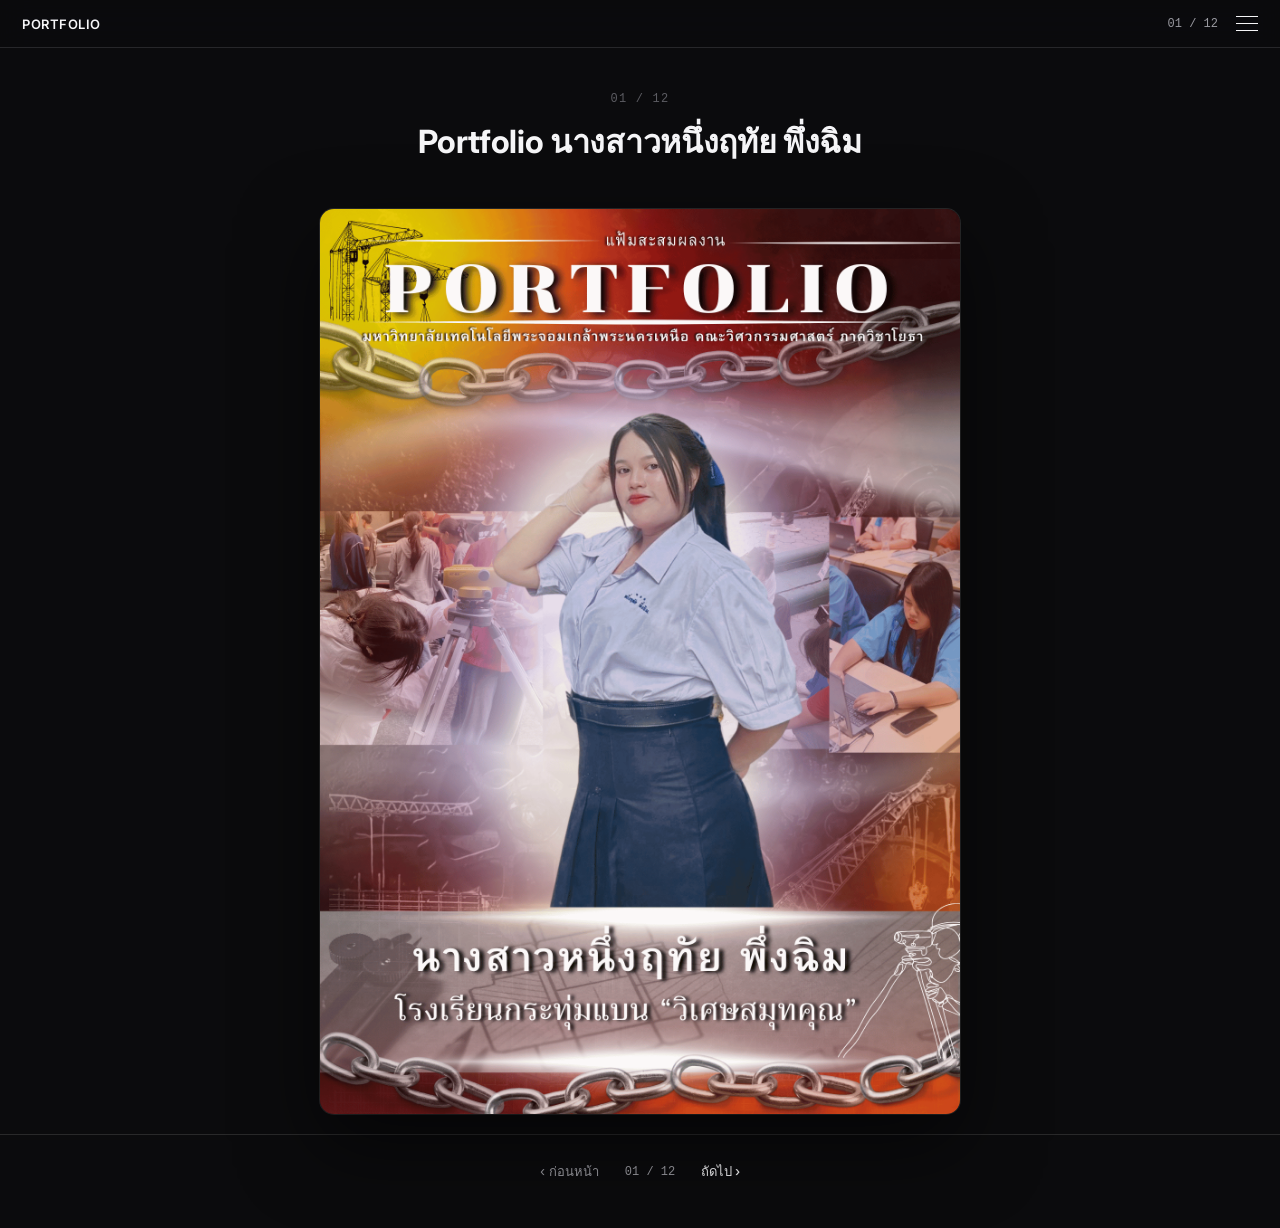
<file: index.html>
<!DOCTYPE html>
<html lang="th">
<head>
<meta charset="UTF-8">
<meta name="viewport" content="width=device-width, initial-scale=1.0">
<title>Portfolio นางสาวหนึ่งฤทัย พึ่งฉิม</title>
<link href="https://fonts.googleapis.com/css2?family=Inter:wght@400;500;600;700&display=swap" rel="stylesheet">
<link rel="stylesheet" href="style.css">
</head>
<body>

<div id="site-nav"></div>

<div class="page-head">
  <p class="page-eyebrow reveal">01 / 12</p>
  <h1 class="page-title reveal">Portfolio นางสาวหนึ่งฤทัย พึ่งฉิม</h1>
</div>

<section class="stage cover">
  <div class="image-frame reveal">
    <img src="images/page-01.jpg" alt="Portfolio นางสาวหนึ่งฤทัย พึ่งฉิม">
    <div class="zoom-hint">🔍 คลิกเพื่อขยาย</div>
  </div>
</section>

<div id="page-footer"></div>

<script src="app.js"></script>
</body>
</html>
</file>
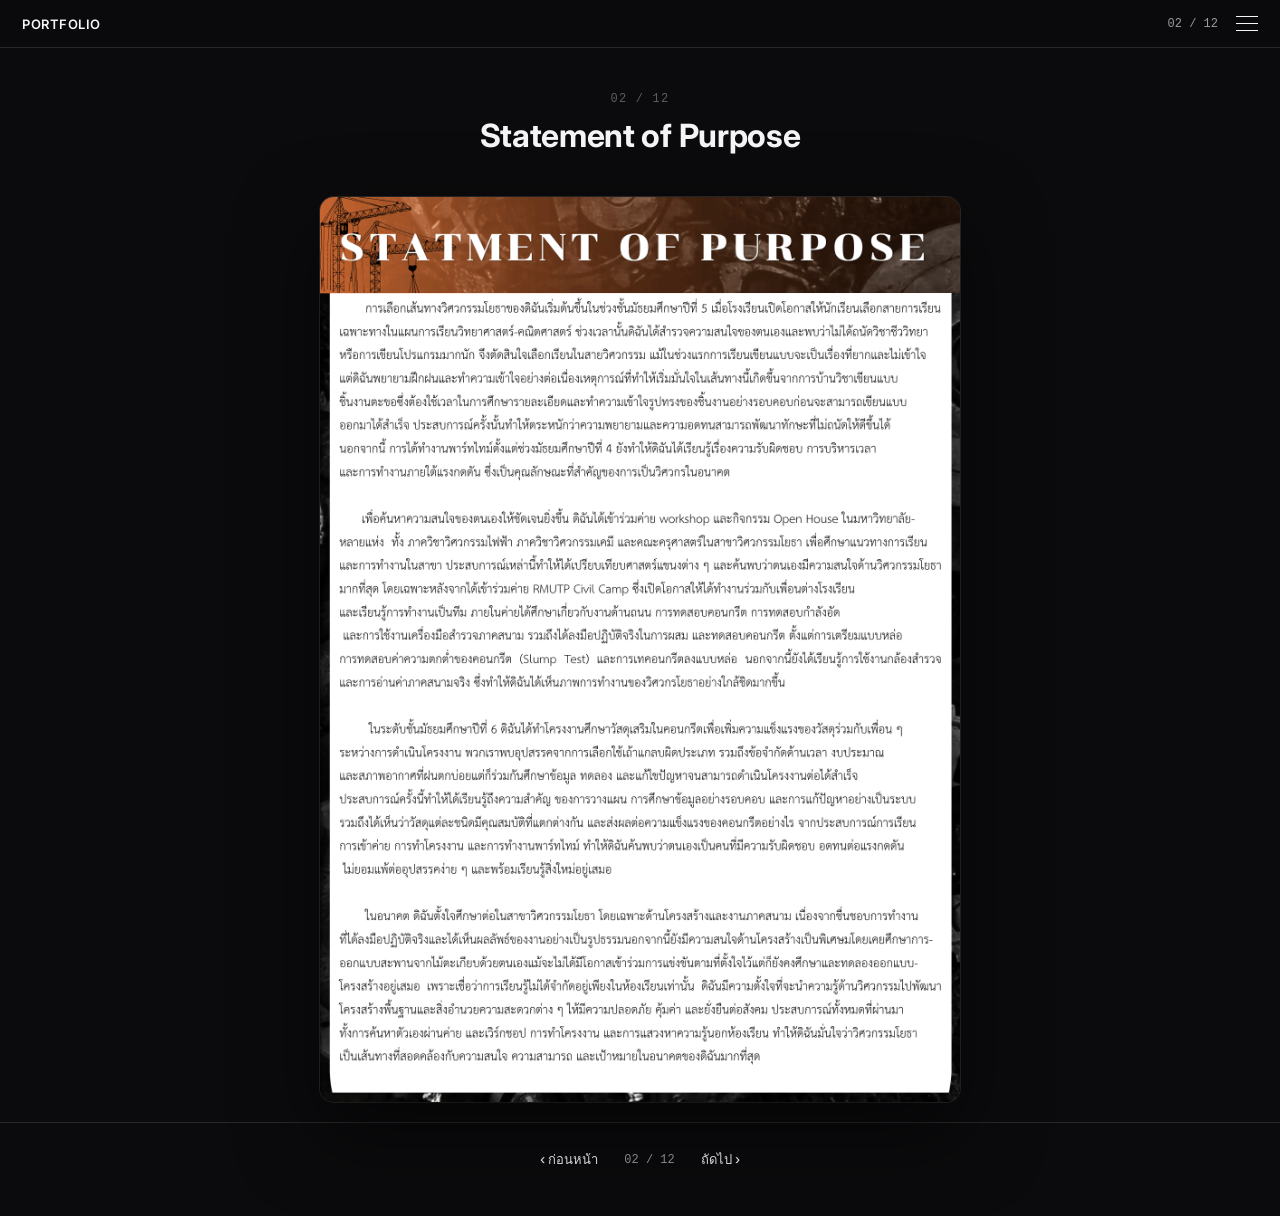
<file: page-02.html>
<!DOCTYPE html>
<html lang="th">
<head>
<meta charset="UTF-8">
<meta name="viewport" content="width=device-width, initial-scale=1.0">
<title>Statement of Purpose — Portfolio</title>
<link href="https://fonts.googleapis.com/css2?family=Inter:wght@400;500;600;700&display=swap" rel="stylesheet">
<link rel="stylesheet" href="style.css">
</head>
<body>

<div id="site-nav"></div>

<div class="page-head">
  <p class="page-eyebrow reveal">02 / 12</p>
  <h1 class="page-title reveal">Statement of Purpose</h1>
</div>

<section class="stage">
  <div class="image-frame reveal">
    <img src="images/page-02.jpg" alt="Statement of Purpose">
    <div class="zoom-hint">🔍 คลิกเพื่อขยาย</div>
  </div>
</section>

<div id="page-footer"></div>

<script src="app.js"></script>
</body>
</html>
</file>
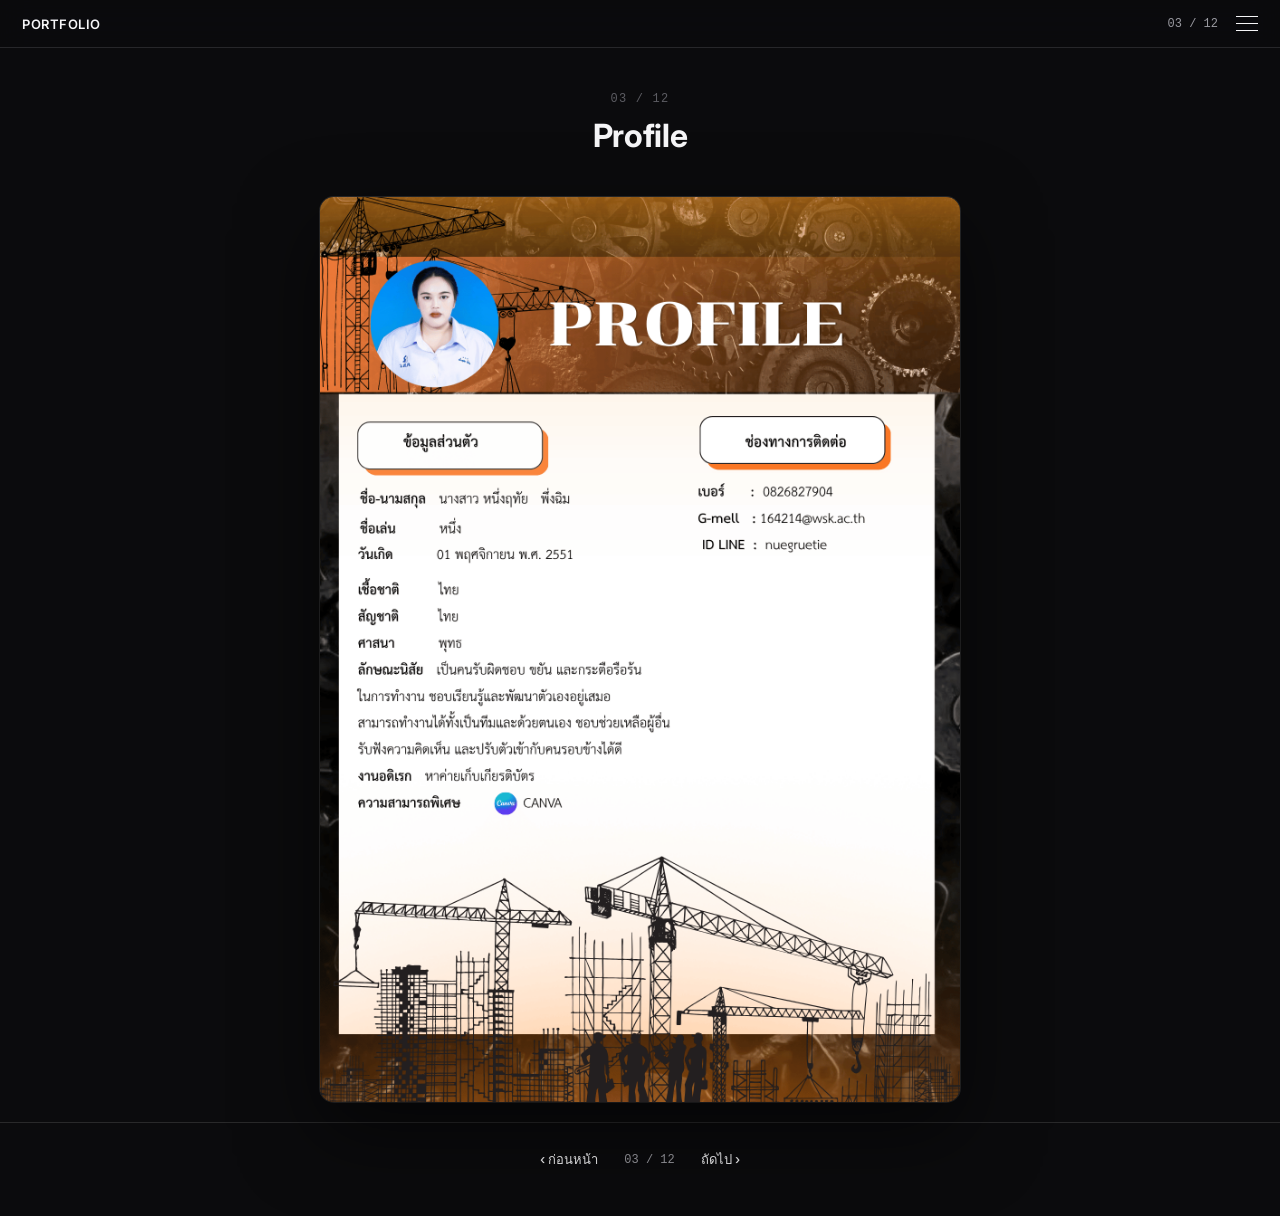
<file: page-03.html>
<!DOCTYPE html>
<html lang="th">
<head>
<meta charset="UTF-8">
<meta name="viewport" content="width=device-width, initial-scale=1.0">
<title>Profile — Portfolio</title>
<link href="https://fonts.googleapis.com/css2?family=Inter:wght@400;500;600;700&display=swap" rel="stylesheet">
<link rel="stylesheet" href="style.css">
</head>
<body>

<div id="site-nav"></div>

<div class="page-head">
  <p class="page-eyebrow reveal">03 / 12</p>
  <h1 class="page-title reveal">Profile</h1>
</div>

<section class="stage">
  <div class="image-frame reveal">
    <img src="images/page-03.jpg" alt="Profile">
    <div class="zoom-hint">🔍 คลิกเพื่อขยาย</div>
  </div>
</section>

<div id="page-footer"></div>

<script src="app.js"></script>
</body>
</html>
</file>
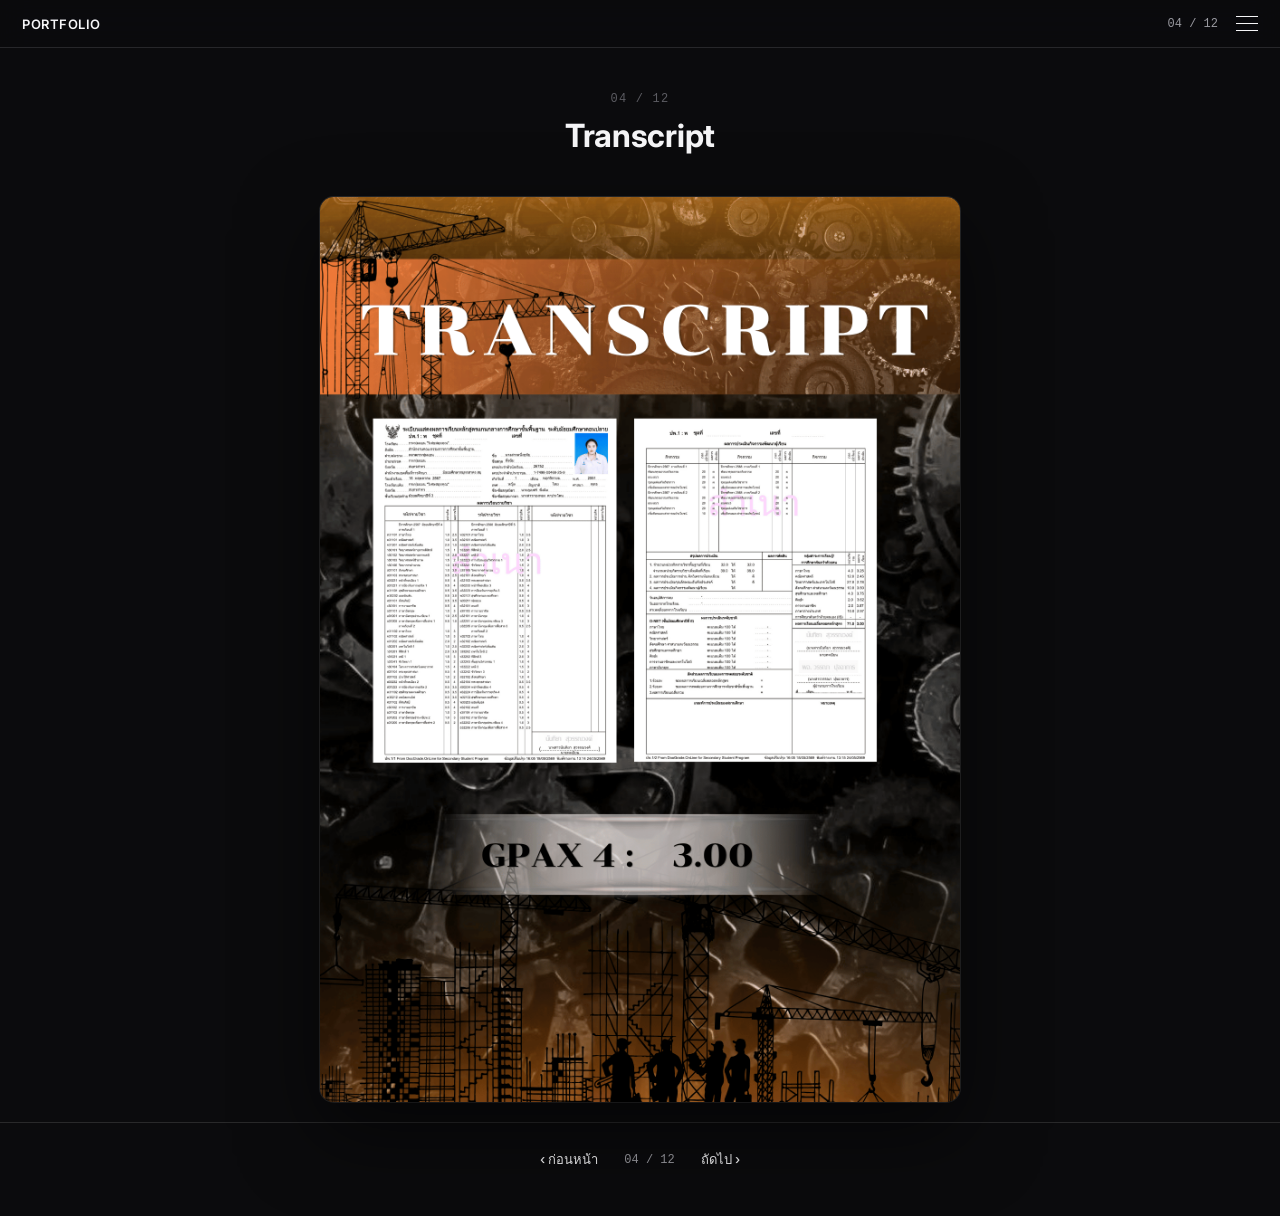
<file: page-04.html>
<!DOCTYPE html>
<html lang="th">
<head>
<meta charset="UTF-8">
<meta name="viewport" content="width=device-width, initial-scale=1.0">
<title>Transcript — Portfolio</title>
<link href="https://fonts.googleapis.com/css2?family=Inter:wght@400;500;600;700&display=swap" rel="stylesheet">
<link rel="stylesheet" href="style.css">
</head>
<body>

<div id="site-nav"></div>

<div class="page-head">
  <p class="page-eyebrow reveal">04 / 12</p>
  <h1 class="page-title reveal">Transcript</h1>
</div>

<section class="stage">
  <div class="image-frame reveal">
    <img src="images/page-04.jpg" alt="Transcript">
    <div class="zoom-hint">🔍 คลิกเพื่อขยาย</div>
  </div>
</section>

<div id="page-footer"></div>

<script src="app.js"></script>
</body>
</html>
</file>
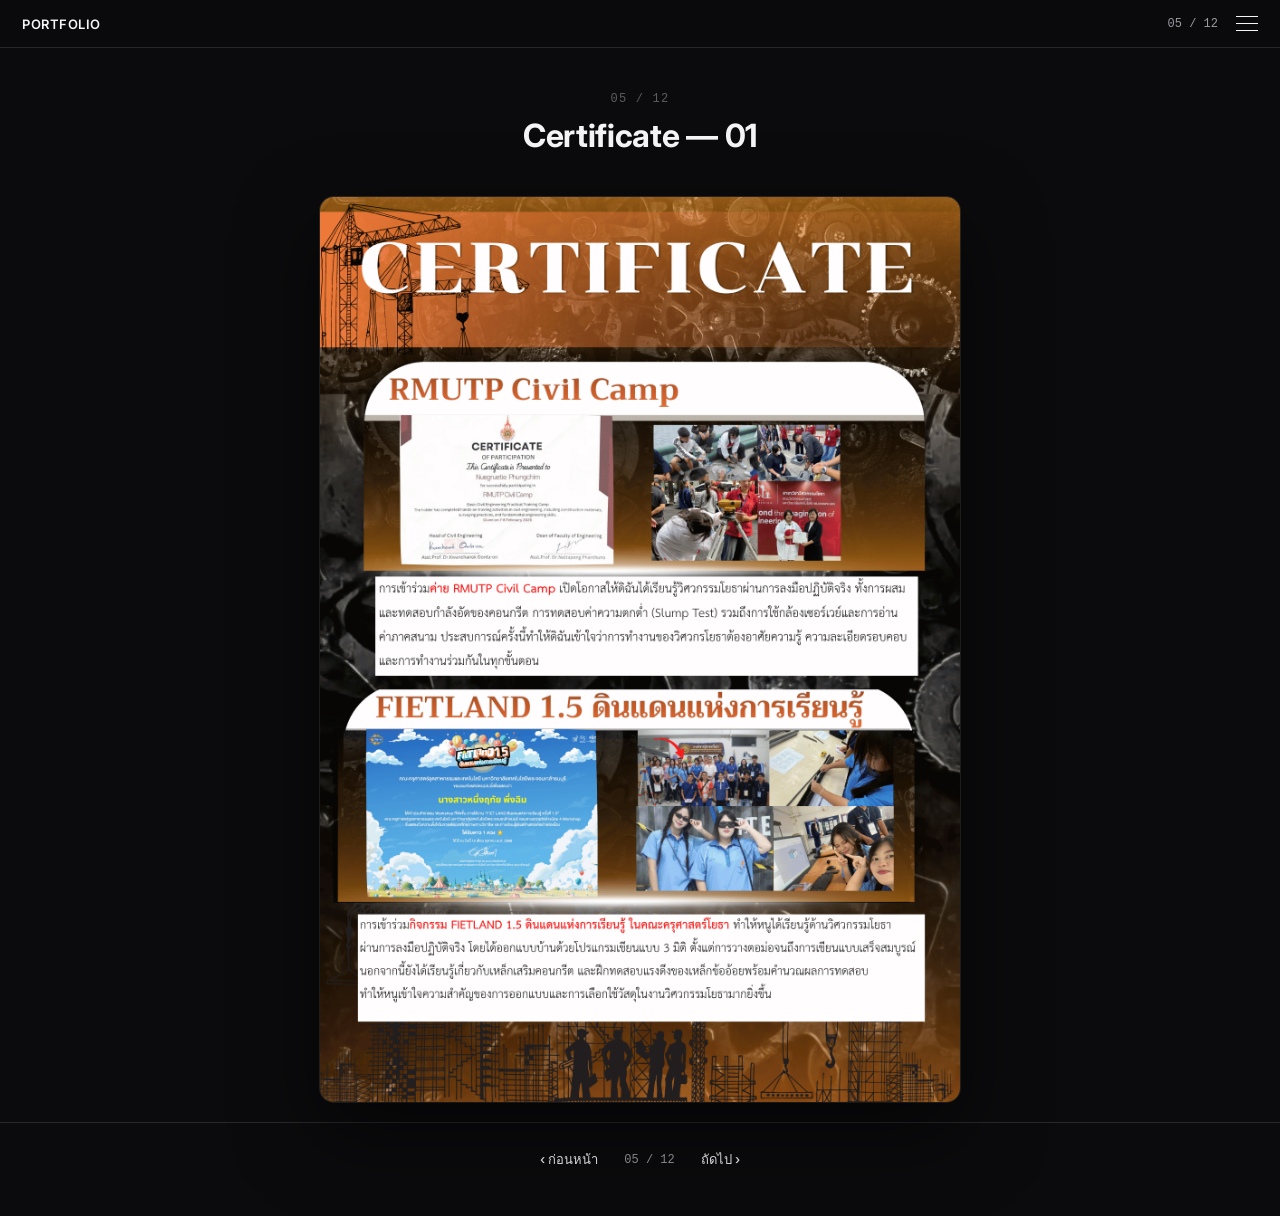
<file: page-05.html>
<!DOCTYPE html>
<html lang="th">
<head>
<meta charset="UTF-8">
<meta name="viewport" content="width=device-width, initial-scale=1.0">
<title>Certificate — 01 — Portfolio</title>
<link href="https://fonts.googleapis.com/css2?family=Inter:wght@400;500;600;700&display=swap" rel="stylesheet">
<link rel="stylesheet" href="style.css">
</head>
<body>

<div id="site-nav"></div>

<div class="page-head">
  <p class="page-eyebrow reveal">05 / 12</p>
  <h1 class="page-title reveal">Certificate — 01</h1>
</div>

<section class="stage">
  <div class="image-frame reveal">
    <img src="images/page-05.jpg" alt="Certificate — 01">
    <div class="zoom-hint">🔍 คลิกเพื่อขยาย</div>
  </div>
</section>

<div id="page-footer"></div>

<script src="app.js"></script>
</body>
</html>
</file>
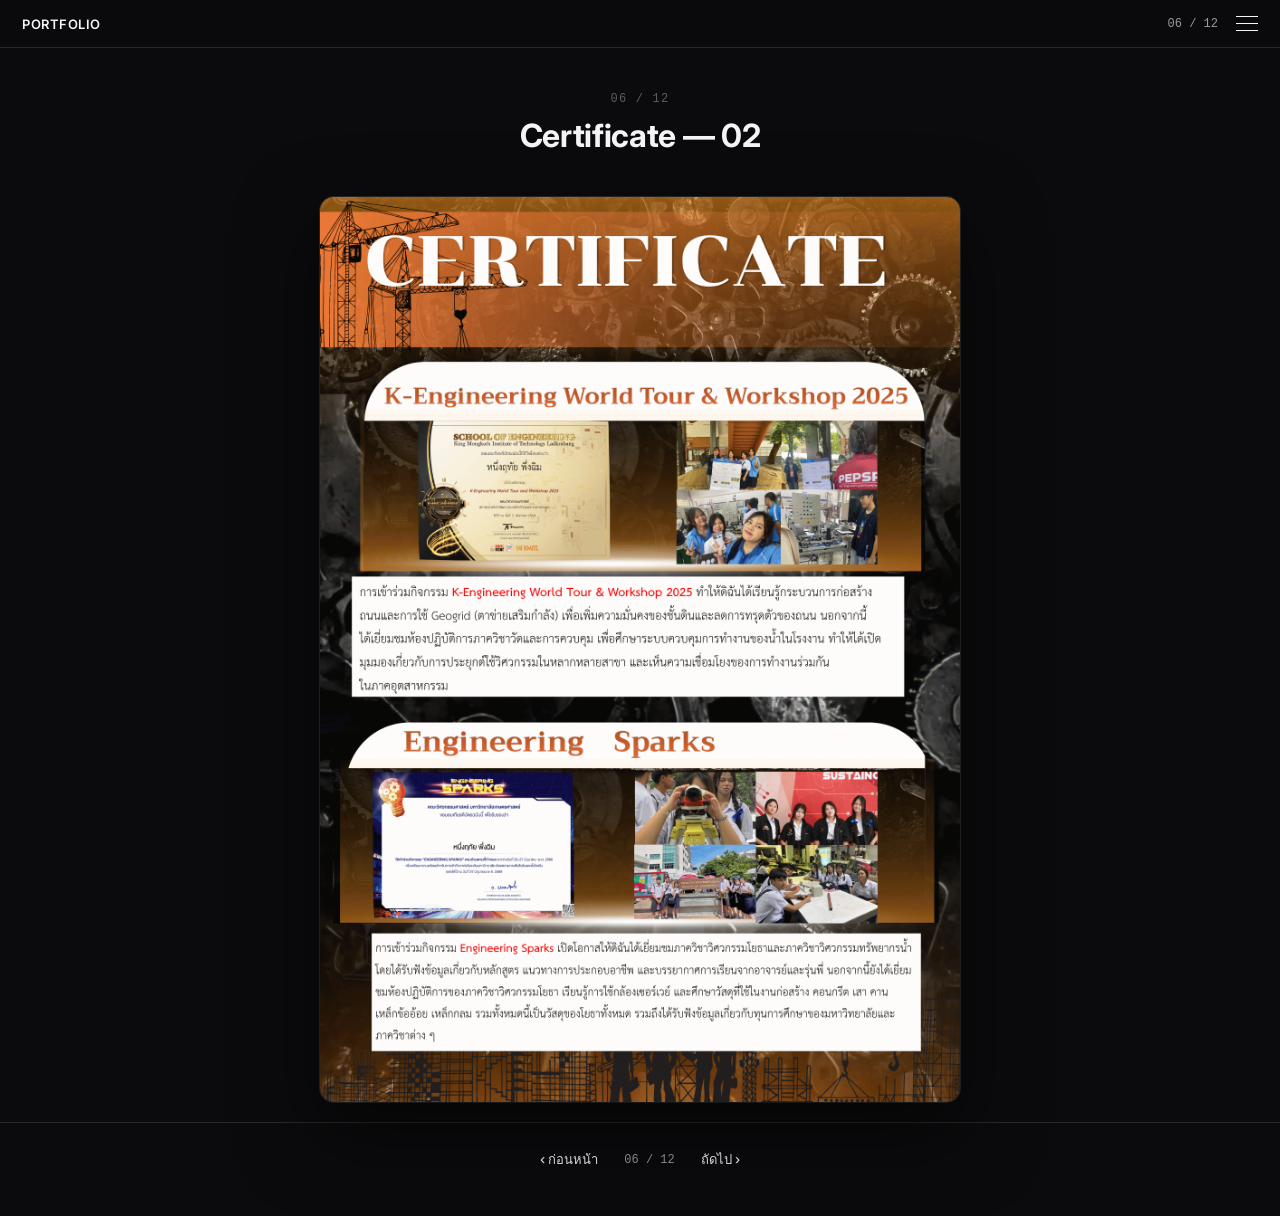
<file: page-06.html>
<!DOCTYPE html>
<html lang="th">
<head>
<meta charset="UTF-8">
<meta name="viewport" content="width=device-width, initial-scale=1.0">
<title>Certificate — 02 — Portfolio</title>
<link href="https://fonts.googleapis.com/css2?family=Inter:wght@400;500;600;700&display=swap" rel="stylesheet">
<link rel="stylesheet" href="style.css">
</head>
<body>

<div id="site-nav"></div>

<div class="page-head">
  <p class="page-eyebrow reveal">06 / 12</p>
  <h1 class="page-title reveal">Certificate — 02</h1>
</div>

<section class="stage">
  <div class="image-frame reveal">
    <img src="images/page-06.jpg" alt="Certificate — 02">
    <div class="zoom-hint">🔍 คลิกเพื่อขยาย</div>
  </div>
</section>

<div id="page-footer"></div>

<script src="app.js"></script>
</body>
</html>
</file>
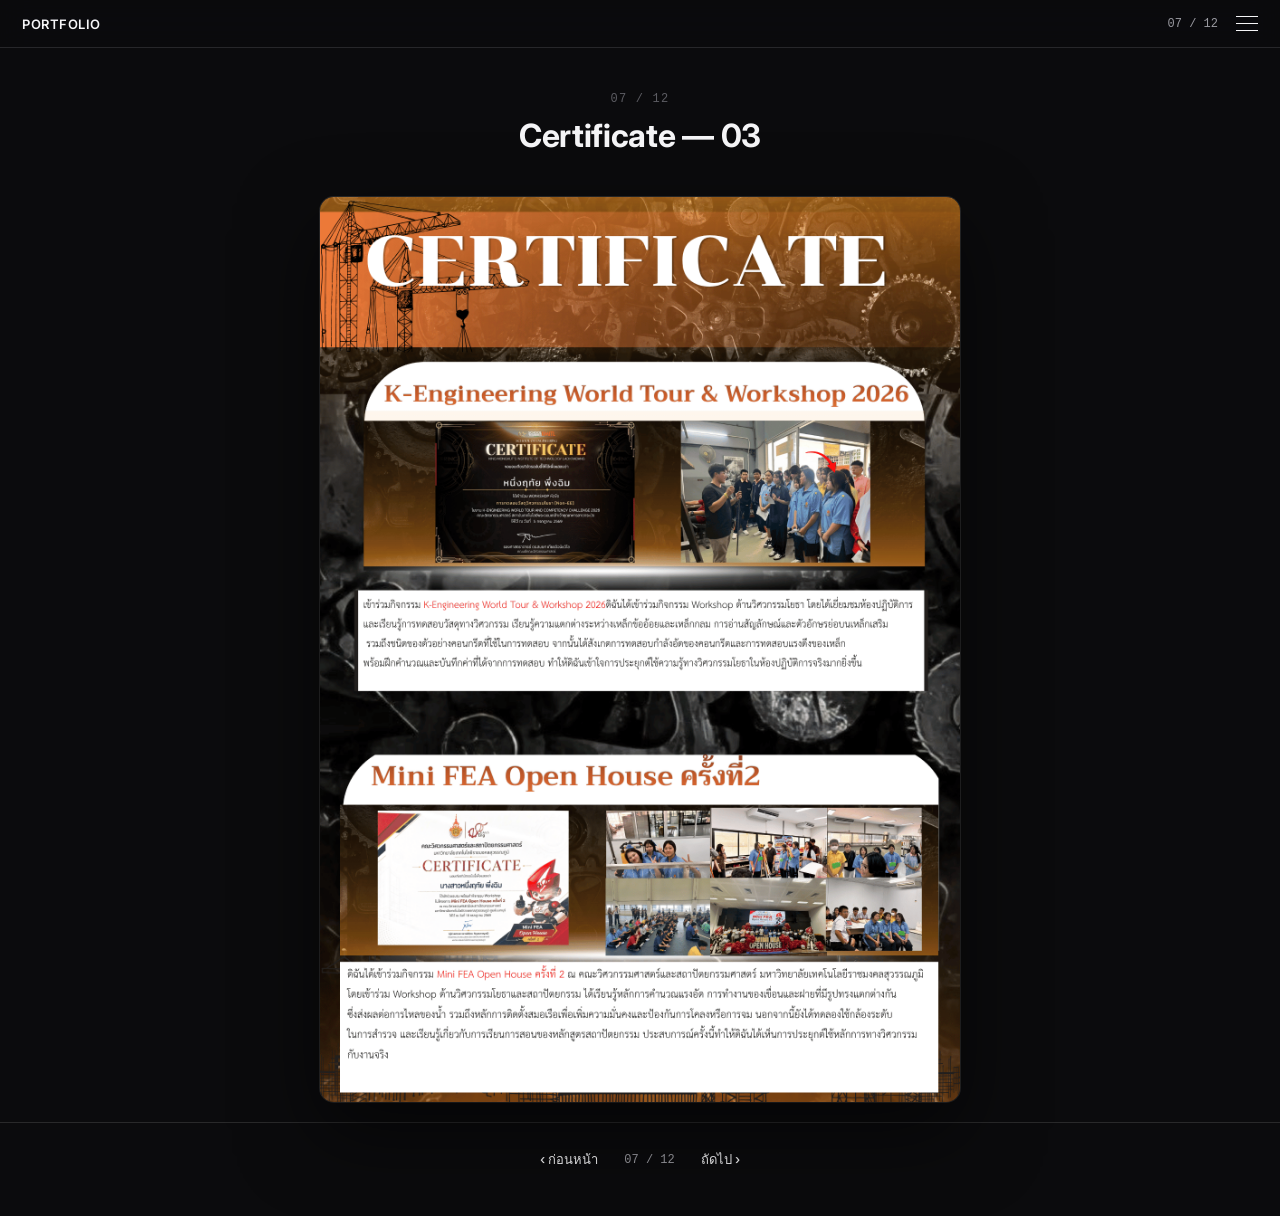
<file: page-07.html>
<!DOCTYPE html>
<html lang="th">
<head>
<meta charset="UTF-8">
<meta name="viewport" content="width=device-width, initial-scale=1.0">
<title>Certificate — 03 — Portfolio</title>
<link href="https://fonts.googleapis.com/css2?family=Inter:wght@400;500;600;700&display=swap" rel="stylesheet">
<link rel="stylesheet" href="style.css">
</head>
<body>

<div id="site-nav"></div>

<div class="page-head">
  <p class="page-eyebrow reveal">07 / 12</p>
  <h1 class="page-title reveal">Certificate — 03</h1>
</div>

<section class="stage">
  <div class="image-frame reveal">
    <img src="images/page-07.jpg" alt="Certificate — 03">
    <div class="zoom-hint">🔍 คลิกเพื่อขยาย</div>
  </div>
</section>

<div id="page-footer"></div>

<script src="app.js"></script>
</body>
</html>
</file>
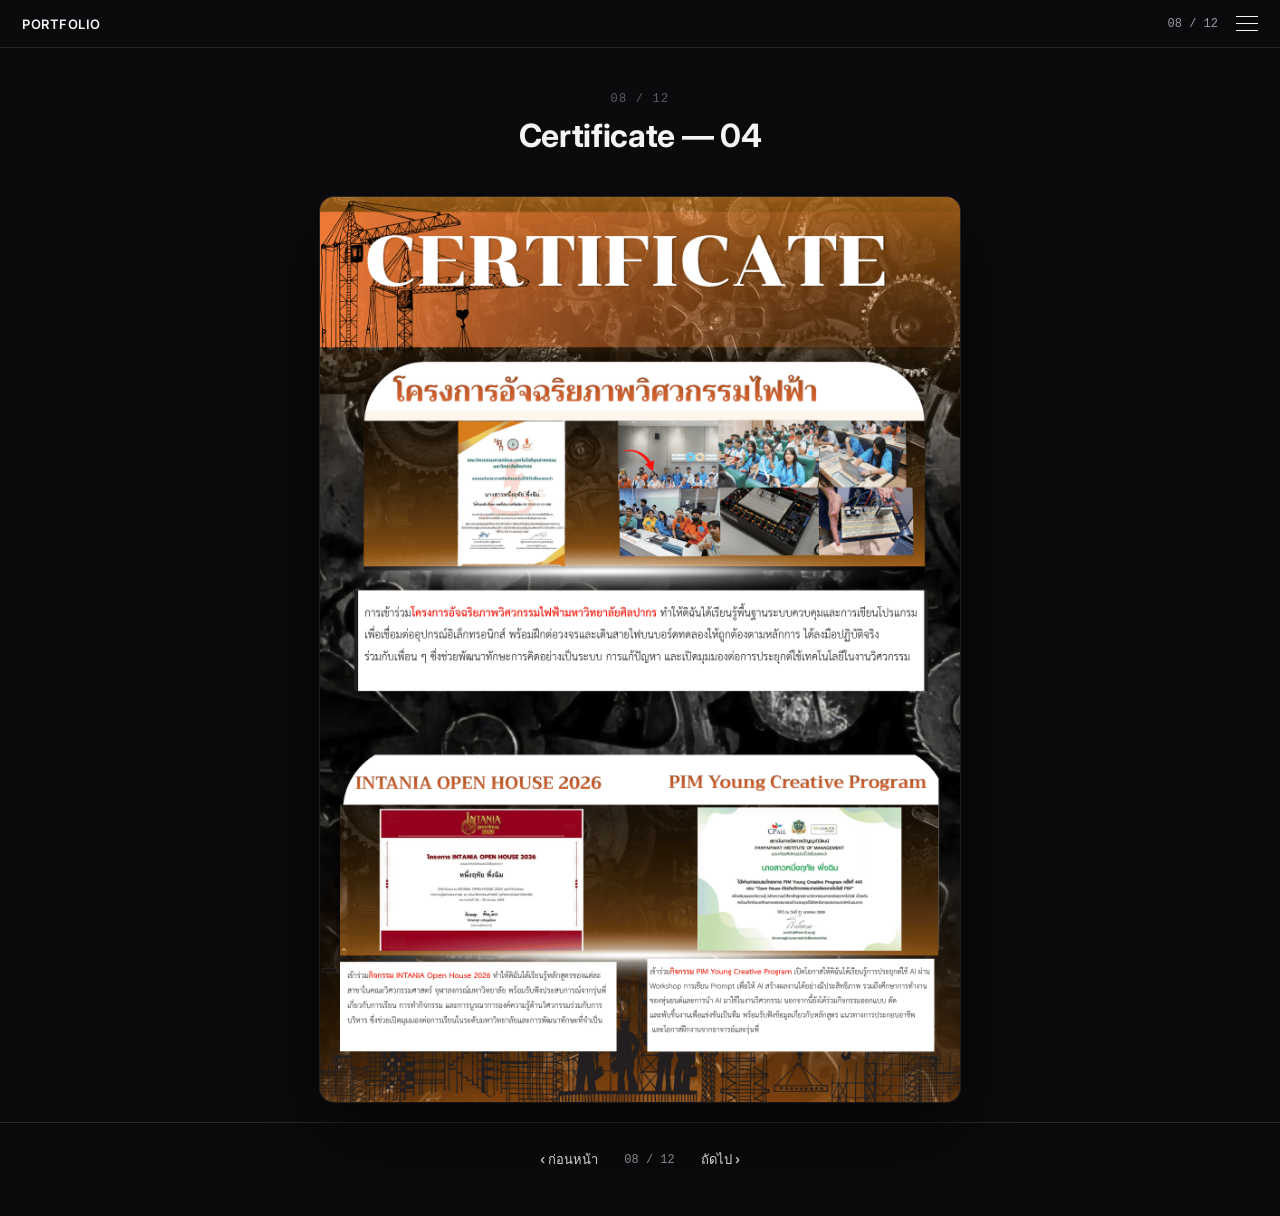
<file: page-08.html>
<!DOCTYPE html>
<html lang="th">
<head>
<meta charset="UTF-8">
<meta name="viewport" content="width=device-width, initial-scale=1.0">
<title>Certificate — 04 — Portfolio</title>
<link href="https://fonts.googleapis.com/css2?family=Inter:wght@400;500;600;700&display=swap" rel="stylesheet">
<link rel="stylesheet" href="style.css">
</head>
<body>

<div id="site-nav"></div>

<div class="page-head">
  <p class="page-eyebrow reveal">08 / 12</p>
  <h1 class="page-title reveal">Certificate — 04</h1>
</div>

<section class="stage">
  <div class="image-frame reveal">
    <img src="images/page-08.jpg" alt="Certificate — 04">
    <div class="zoom-hint">🔍 คลิกเพื่อขยาย</div>
  </div>
</section>

<div id="page-footer"></div>

<script src="app.js"></script>
</body>
</html>
</file>
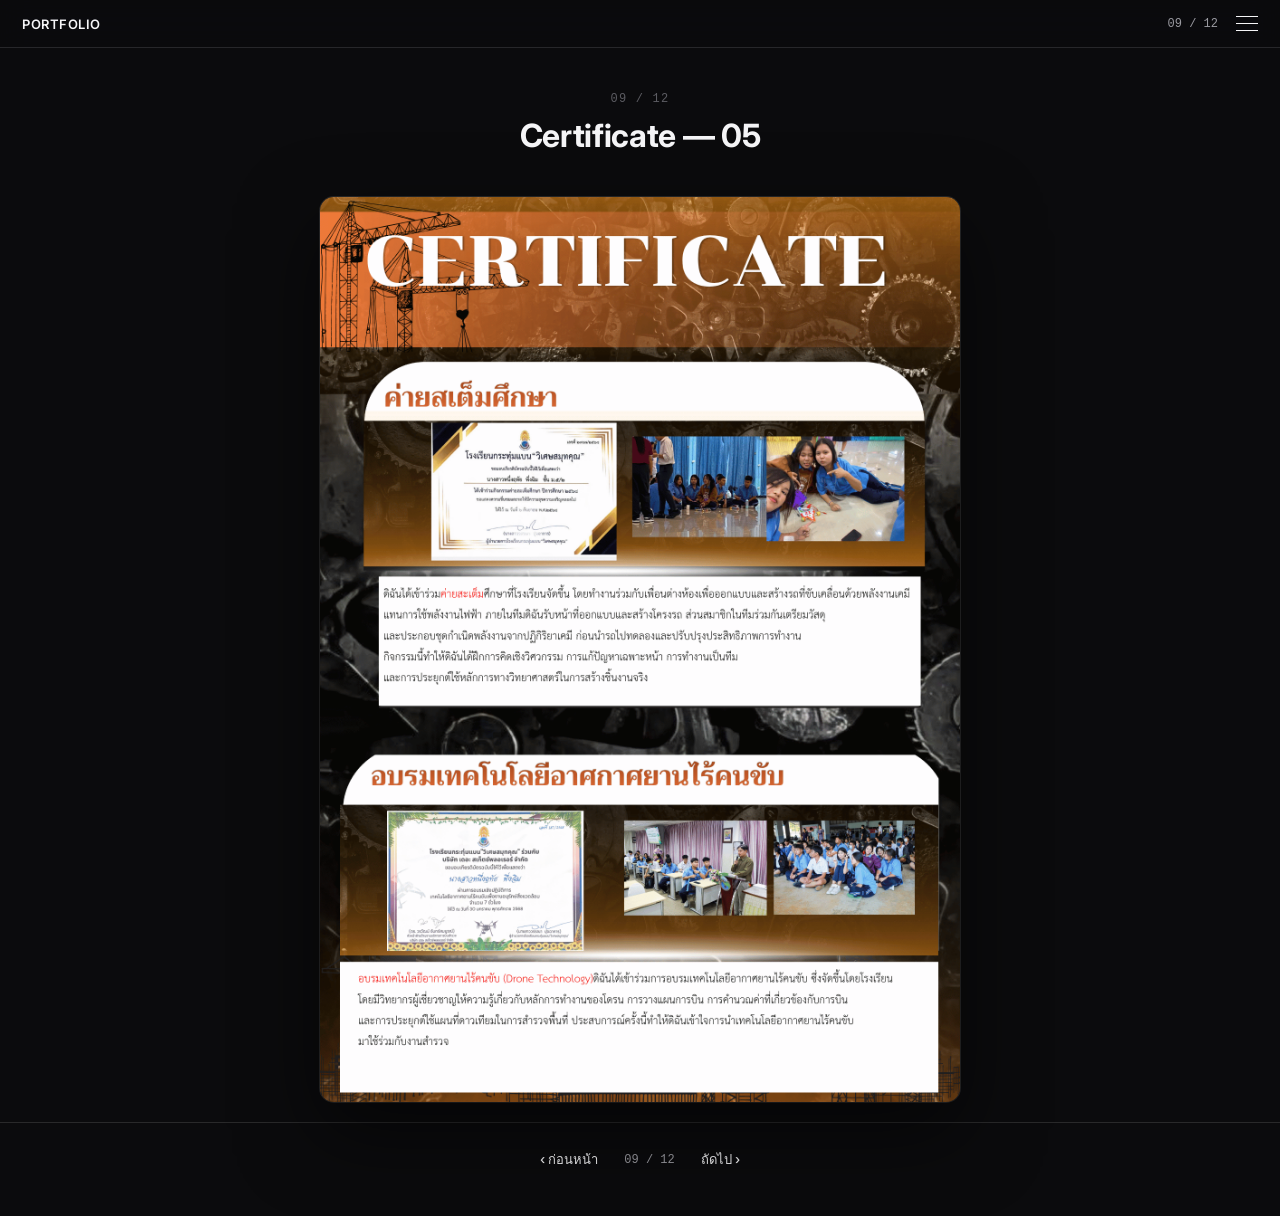
<file: page-09.html>
<!DOCTYPE html>
<html lang="th">
<head>
<meta charset="UTF-8">
<meta name="viewport" content="width=device-width, initial-scale=1.0">
<title>Certificate — 05 — Portfolio</title>
<link href="https://fonts.googleapis.com/css2?family=Inter:wght@400;500;600;700&display=swap" rel="stylesheet">
<link rel="stylesheet" href="style.css">
</head>
<body>

<div id="site-nav"></div>

<div class="page-head">
  <p class="page-eyebrow reveal">09 / 12</p>
  <h1 class="page-title reveal">Certificate — 05</h1>
</div>

<section class="stage">
  <div class="image-frame reveal">
    <img src="images/page-09.jpg" alt="Certificate — 05">
    <div class="zoom-hint">🔍 คลิกเพื่อขยาย</div>
  </div>
</section>

<div id="page-footer"></div>

<script src="app.js"></script>
</body>
</html>
</file>
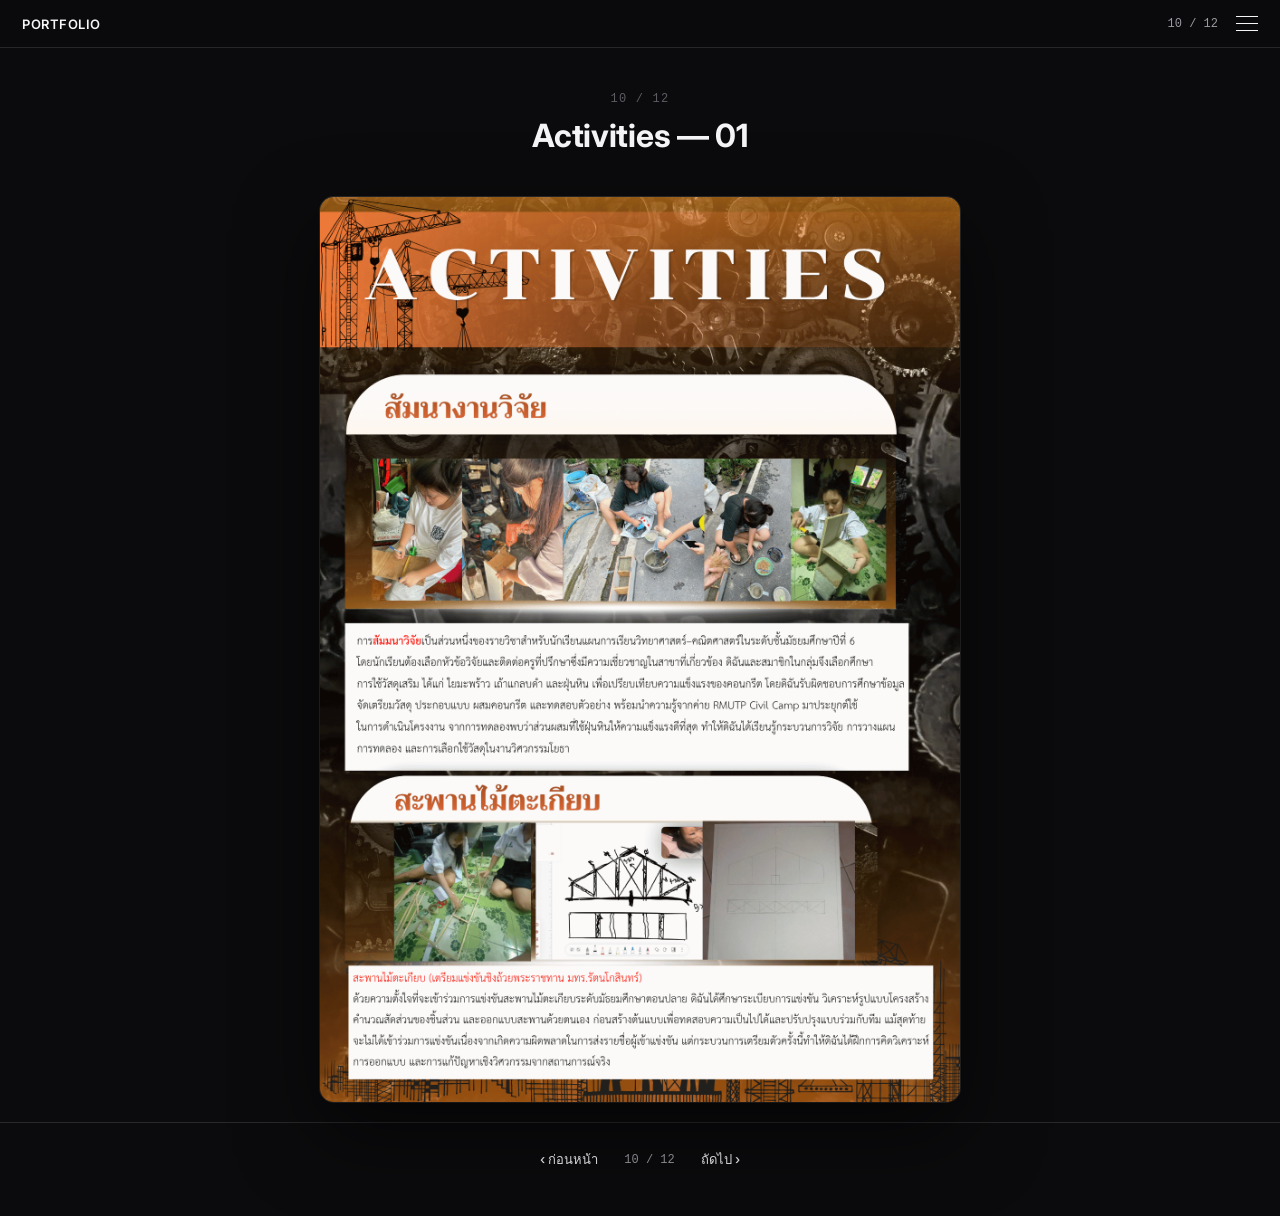
<file: page-10.html>
<!DOCTYPE html>
<html lang="th">
<head>
<meta charset="UTF-8">
<meta name="viewport" content="width=device-width, initial-scale=1.0">
<title>Activities — 01 — Portfolio</title>
<link href="https://fonts.googleapis.com/css2?family=Inter:wght@400;500;600;700&display=swap" rel="stylesheet">
<link rel="stylesheet" href="style.css">
</head>
<body>

<div id="site-nav"></div>

<div class="page-head">
  <p class="page-eyebrow reveal">10 / 12</p>
  <h1 class="page-title reveal">Activities — 01</h1>
</div>

<section class="stage">
  <div class="image-frame reveal">
    <img src="images/page-10.jpg" alt="Activities — 01">
    <div class="zoom-hint">🔍 คลิกเพื่อขยาย</div>
  </div>
</section>

<div id="page-footer"></div>

<script src="app.js"></script>
</body>
</html>
</file>
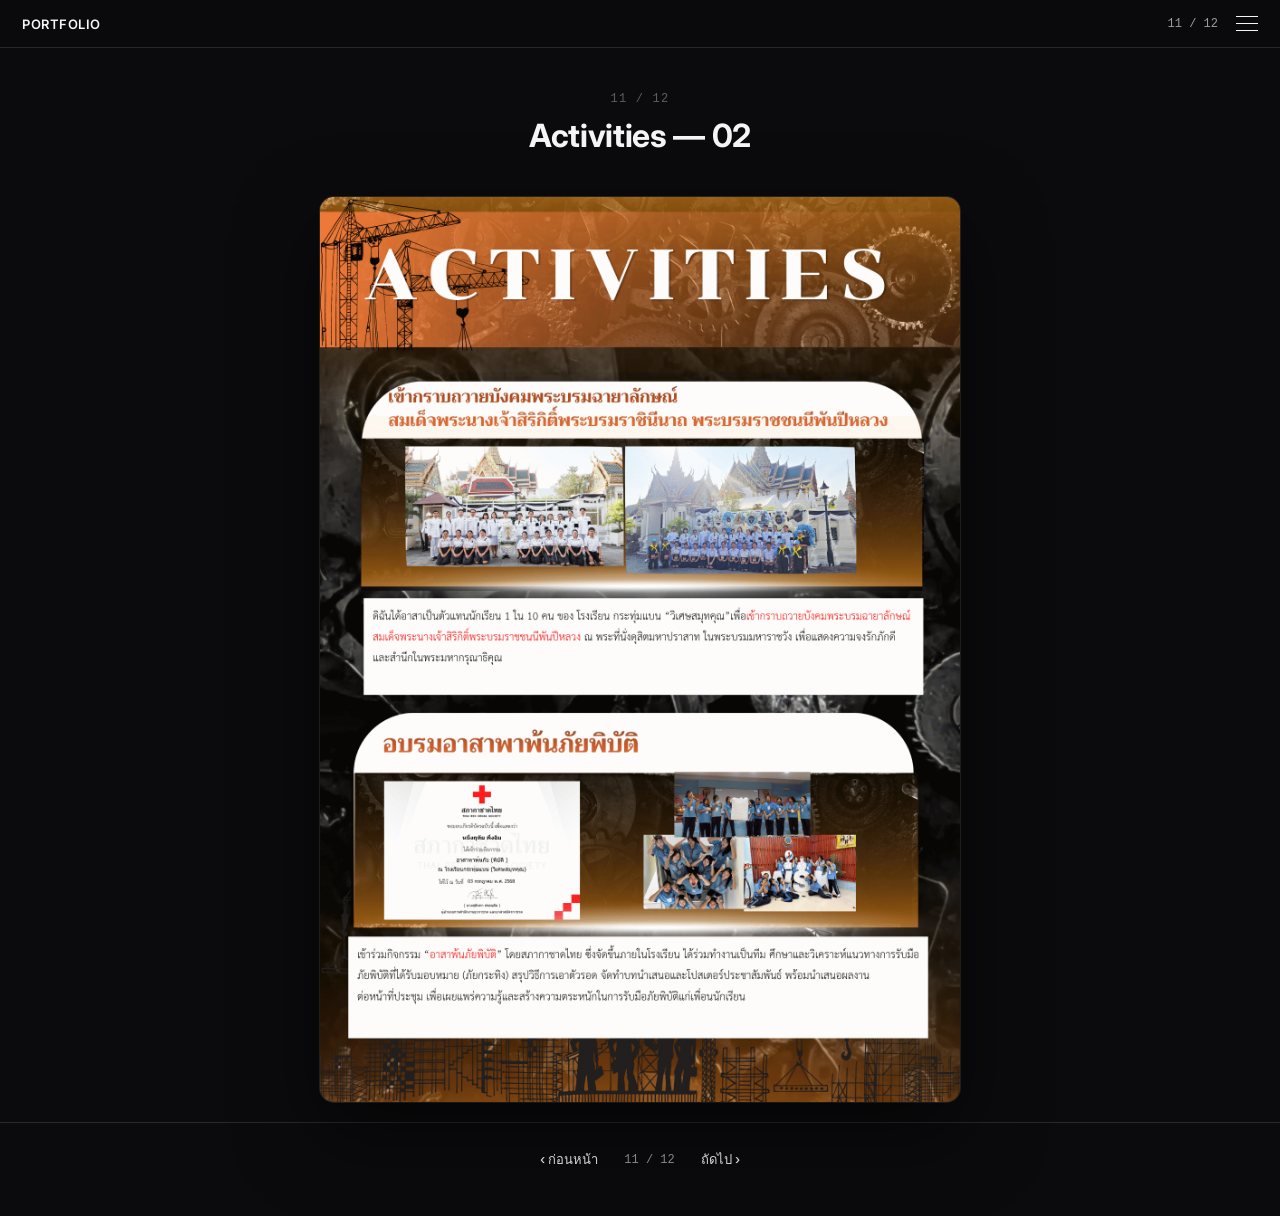
<file: page-11.html>
<!DOCTYPE html>
<html lang="th">
<head>
<meta charset="UTF-8">
<meta name="viewport" content="width=device-width, initial-scale=1.0">
<title>Activities — 02 — Portfolio</title>
<link href="https://fonts.googleapis.com/css2?family=Inter:wght@400;500;600;700&display=swap" rel="stylesheet">
<link rel="stylesheet" href="style.css">
</head>
<body>

<div id="site-nav"></div>

<div class="page-head">
  <p class="page-eyebrow reveal">11 / 12</p>
  <h1 class="page-title reveal">Activities — 02</h1>
</div>

<section class="stage">
  <div class="image-frame reveal">
    <img src="images/page-11.jpg" alt="Activities — 02">
    <div class="zoom-hint">🔍 คลิกเพื่อขยาย</div>
  </div>
</section>

<div id="page-footer"></div>

<script src="app.js"></script>
</body>
</html>
</file>
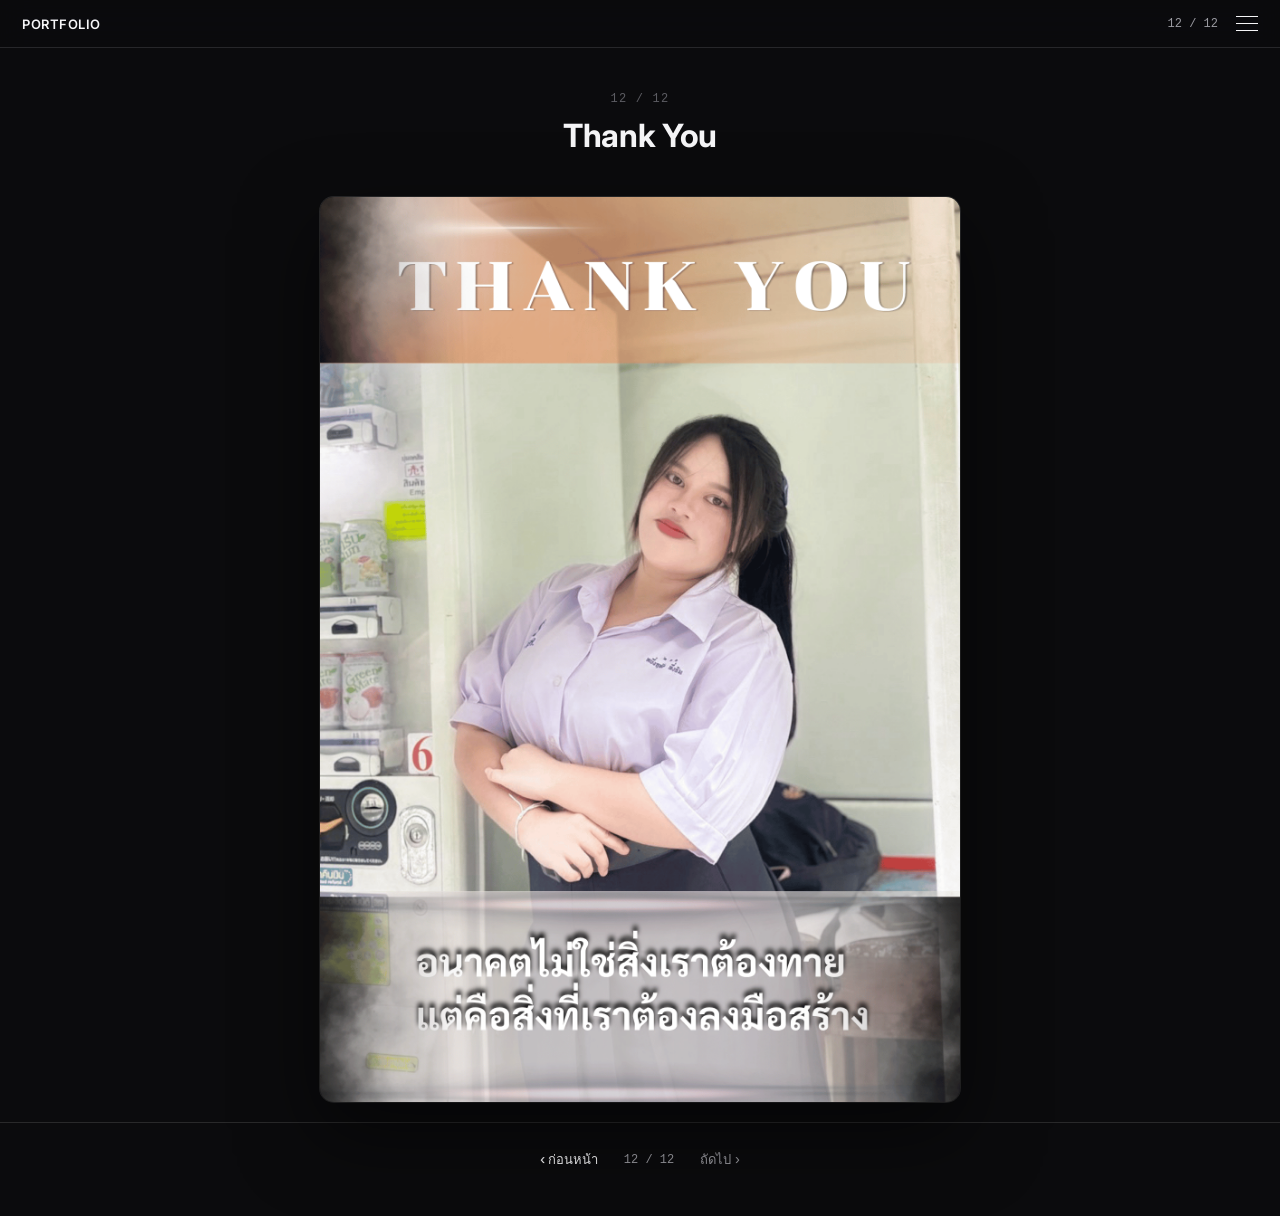
<file: page-12.html>
<!DOCTYPE html>
<html lang="th">
<head>
<meta charset="UTF-8">
<meta name="viewport" content="width=device-width, initial-scale=1.0">
<title>Thank You — Portfolio</title>
<link href="https://fonts.googleapis.com/css2?family=Inter:wght@400;500;600;700&display=swap" rel="stylesheet">
<link rel="stylesheet" href="style.css">
</head>
<body>

<div id="site-nav"></div>

<div class="page-head">
  <p class="page-eyebrow reveal">12 / 12</p>
  <h1 class="page-title reveal">Thank You</h1>
</div>

<section class="stage cover">
  <div class="image-frame reveal">
    <img src="images/page-12.jpg" alt="Thank You">
    <div class="zoom-hint">🔍 คลิกเพื่อขยาย</div>
  </div>
</section>

<div id="page-footer"></div>

<script src="app.js"></script>
</body>
</html>
</file>
<file: style.css>
/* ===================== TOKENS ===================== */
:root{
  --bg:#0b0b0d;
  --bg-raised:#151517;
  --white:#f5f5f7;
  --grey:#9a9aa0;
  --grey-dim:#5c5c62;
  --line:rgba(255,255,255,.12);
  --accent:#ff8a3d;
  --font: -apple-system, BlinkMacSystemFont, 'Inter', 'Segoe UI', Roboto, sans-serif;
  --font-mono: 'SF Mono', 'JetBrains Mono', ui-monospace, monospace;
}

*{margin:0;padding:0;box-sizing:border-box;}
html{scroll-behavior:smooth; overflow-x:clip;}
body{
  font-family:var(--font);
  color:var(--white);
  background:var(--bg);
  -webkit-font-smoothing:antialiased;
}
a{color:inherit; text-decoration:none;}
button{font-family:inherit;}
@media (prefers-reduced-motion: reduce){
  *{animation-duration:.001ms !important; transition-duration:.001ms !important;}
  html{scroll-behavior:auto;}
}

/* ===================== TOP NAV ===================== */
#site-nav{ display:contents; }
.site-nav{
  position:sticky; top:0; left:0; width:100%; z-index:500;
  height:48px; display:flex; align-items:center; justify-content:space-between;
  padding:0 22px; background:rgba(11,11,13,.7); backdrop-filter:saturate(180%) blur(14px);
  border-bottom:1px solid var(--line);
  transition:height .3s cubic-bezier(.2,.7,.2,1), background .3s ease, box-shadow .3s ease;
}
.site-nav:hover{
  height:62px; background:rgba(14,14,16,.92);
  box-shadow:0 10px 34px rgba(0,0,0,.45);
}
.nav-logo{ font-size:13px; font-weight:600; letter-spacing:.04em; color:var(--white); }
.nav-right{ display:flex; align-items:center; gap:18px; }
.nav-page-count{ font-size:12px; color:var(--grey); font-family:var(--font-mono); }
.menu-btn{ width:22px; height:16px; position:relative; background:none; border:none; cursor:pointer; color:var(--white); }
.menu-btn span{ position:absolute; left:0; width:100%; height:1.5px; background:currentColor; transition:transform .3s ease, opacity .3s ease; }
.menu-btn span:nth-child(1){ top:0; }
.menu-btn span:nth-child(2){ top:7px; }
.menu-btn span:nth-child(3){ top:14px; }
.menu-btn.open span:nth-child(1){ transform:translateY(7px) rotate(45deg); }
.menu-btn.open span:nth-child(2){ opacity:0; }
.menu-btn.open span:nth-child(3){ transform:translateY(-7px) rotate(-45deg); }

/* ===================== FULLSCREEN MENU ===================== */
.menu-overlay{
  position:fixed; inset:0; background:rgba(10,10,11,.97); backdrop-filter:blur(20px);
  z-index:600; display:flex; align-items:center; justify-content:center; padding:40px 20px;
  opacity:0; pointer-events:none; transition:opacity .35s ease; overflow-y:auto;
}
.menu-overlay.open{ opacity:1; pointer-events:auto; }
.menu-list{ list-style:none; text-align:center; }
.menu-list li{ margin:8px 0; }
.menu-list a{
  font-size:clamp(1.05rem, 2.6vw, 1.6rem); font-weight:600; color:var(--white);
  display:inline-flex; align-items:baseline; gap:14px; padding:6px 10px; transition:opacity .2s ease, color .2s ease;
}
.menu-list a .idx{ font-size:.55em; font-weight:400; color:var(--grey-dim); font-family:var(--font-mono); }
.menu-list a:hover{ opacity:.6; color:var(--accent); }
.menu-list li.current a{ color:var(--accent); text-decoration:underline; text-underline-offset:8px; }

/* ===================== FOOTER PAGINATION ===================== */
.page-footer{
  display:flex; align-items:center; justify-content:center; gap:26px;
  padding:26px 20px 46px; border-top:1px solid var(--line); font-size:13px; color:var(--grey);
}
.page-footer a{ color:var(--white); font-weight:500; transition:color .2s ease; }
.page-footer a:hover{ color:var(--accent); }
.page-footer a.disabled{ color:var(--grey-dim); pointer-events:none; }
.page-footer .pf-count{ font-family:var(--font-mono); font-size:12px; }

/* ===================== PAGE HEADER LABEL ===================== */
.page-head{ text-align:center; padding:44px 20px 8px; }
.page-eyebrow{ font-family:var(--font-mono); font-size:12px; color:var(--grey-dim); letter-spacing:.1em; margin-bottom:10px; }
.page-title{ font-size:clamp(1.3rem, 3vw, 2rem); font-weight:700; letter-spacing:-.01em; color:var(--white); }

/* ===================== IMAGE STAGE ===================== */
.stage{
  display:flex; align-items:center; justify-content:center; padding:34px 5vw 20px;
  min-height:60vh;
}
.image-frame{
  position:relative; max-width:640px; width:100%; cursor:zoom-in;
  border-radius:14px; overflow:hidden; box-shadow:0 30px 80px rgba(0,0,0,.55), 0 0 0 1px var(--line);
  background:var(--bg-raised);
}
.image-frame img{ width:100%; height:auto; display:block; }
.image-frame .zoom-hint{
  position:absolute; bottom:14px; right:14px; background:rgba(0,0,0,.55); backdrop-filter:blur(6px);
  color:var(--white); font-size:11px; padding:6px 12px; border-radius:999px; display:flex; align-items:center; gap:6px;
  opacity:0; transition:opacity .3s ease;
}
.image-frame:hover .zoom-hint{ opacity:1; }

/* ===================== REVEAL ===================== */
.reveal{ opacity:0; transform:translateY(30px) scale(.98); transition:opacity .8s cubic-bezier(.2,.7,.2,1), transform .8s cubic-bezier(.2,.7,.2,1); }
.reveal.in-view{ opacity:1; transform:translateY(0) scale(1); }

/* ===================== LIGHTBOX ===================== */
.lightbox{
  position:fixed; inset:0; background:rgba(0,0,0,.92); z-index:800;
  display:flex; align-items:center; justify-content:center;
  opacity:0; pointer-events:none; transition:opacity .3s ease;
  touch-action:none; overflow:hidden;
}
.lightbox.open{ opacity:1; pointer-events:auto; }
.lightbox-img-wrap{ width:100%; height:100%; display:flex; align-items:center; justify-content:center; overflow:hidden; }
.lightbox img{
  max-width:92vw; max-height:88vh; user-select:none; -webkit-user-drag:none;
  transform-origin:center center; will-change:transform;
  box-shadow:0 20px 60px rgba(0,0,0,.6); border-radius:6px;
}
.lightbox-toolbar{
  position:fixed; bottom:24px; left:50%; transform:translateX(-50%);
  display:flex; align-items:center; gap:6px; background:rgba(255,255,255,.08);
  backdrop-filter:blur(14px); border:1px solid var(--line); border-radius:999px; padding:8px; z-index:810;
}
.lightbox-toolbar button{
  width:38px; height:38px; border-radius:50%; border:none; background:transparent; color:var(--white);
  font-size:18px; cursor:pointer; display:flex; align-items:center; justify-content:center; transition:background .2s ease;
}
.lightbox-toolbar button:hover{ background:rgba(255,255,255,.14); }
.lightbox-close{
  position:fixed; top:18px; right:22px; width:40px; height:40px; border-radius:50%;
  background:rgba(255,255,255,.08); border:1px solid var(--line); color:var(--white); font-size:18px;
  cursor:pointer; z-index:810; display:flex; align-items:center; justify-content:center;
}
.lightbox-close:hover{ background:rgba(255,255,255,.16); }
.lightbox-count{
  position:fixed; top:24px; left:50%; transform:translateX(-50%); z-index:810;
  font-family:var(--font-mono); font-size:12px; color:var(--grey);
}

/* ===================== COVER / THANK YOU EMPHASIS ===================== */
.stage.cover{ min-height:calc(100vh - 48px); }
</file>
